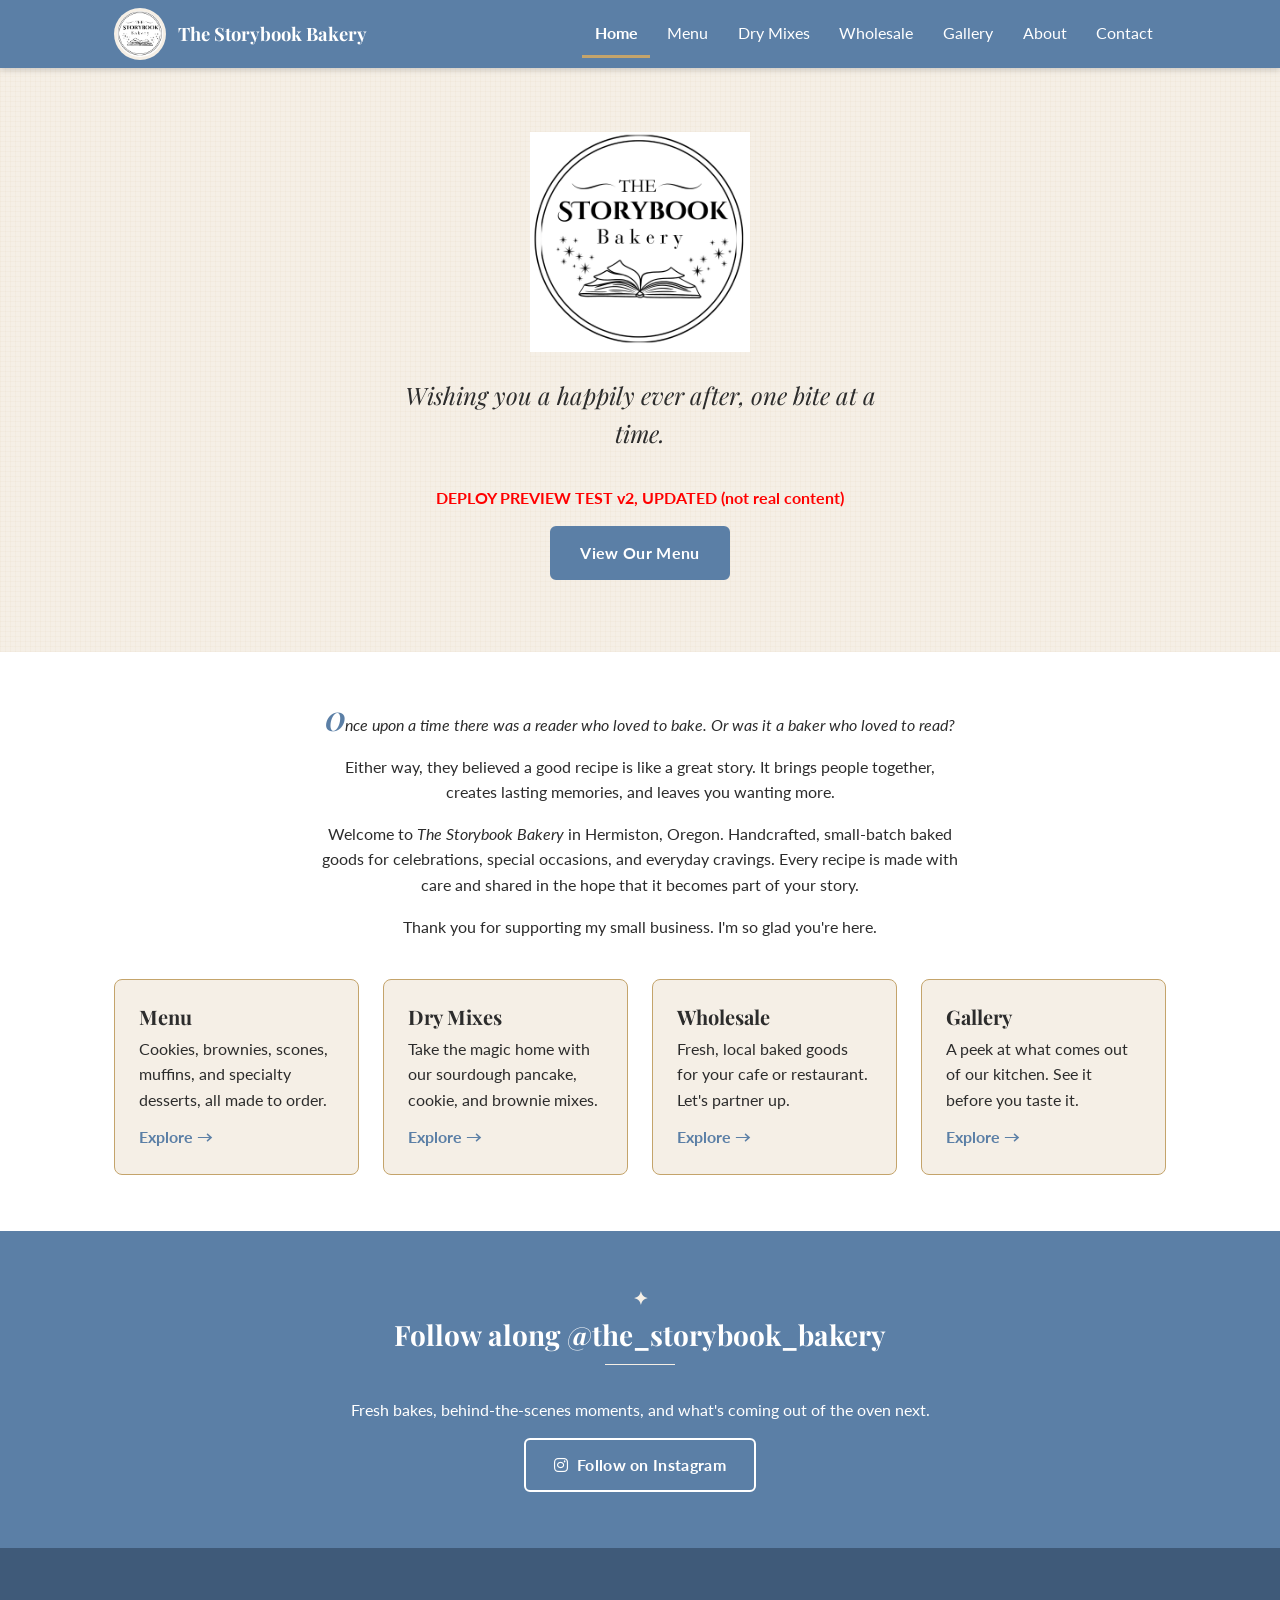
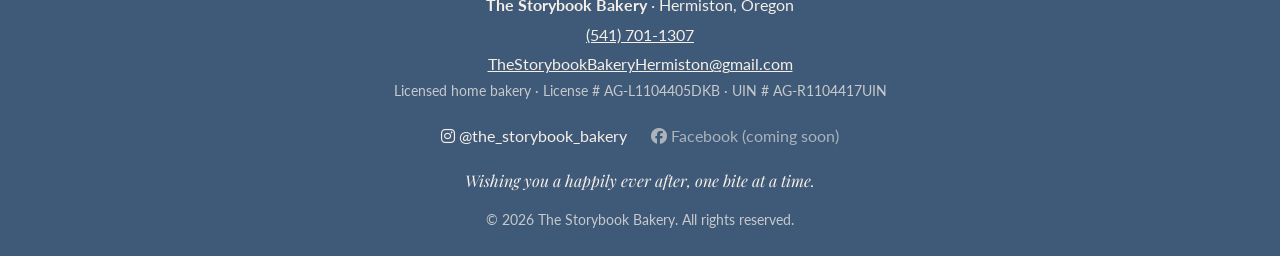
<file: index.html>
<!DOCTYPE html>
<html lang="en">
<head>
  <meta charset="UTF-8">
  <meta name="viewport" content="width=device-width, initial-scale=1.0">
  <title>The Storybook Bakery | Home Bakery in Hermiston, Oregon</title>
  <meta name="description" content="Fresh-baked cookies, brownies, scones, muffins, and specialty desserts from The Storybook Bakery in Hermiston, Oregon. Wishing you a happily ever after, one bite at a time.">
  <link rel="icon" type="image/png" href="./favicon.png">
  <link rel="apple-touch-icon" href="./favicon.png">
  <link rel="preconnect" href="https://fonts.googleapis.com">
  <link rel="preconnect" href="https://fonts.gstatic.com" crossorigin>
  <link href="https://fonts.googleapis.com/css2?family=Playfair+Display:ital,wght@0,400;0,700;1,400&family=Lato:wght@300;400;700&display=swap" rel="stylesheet">
  <link rel="stylesheet" href="https://cdnjs.cloudflare.com/ajax/libs/font-awesome/6.5.2/css/all.min.css">
  <link rel="stylesheet" href="./style.css">
</head>
<body>

  <header class="site-header">
    <nav class="nav-bar" aria-label="Main navigation">
      <a class="nav-logo" href="./index.html">
        <img src="./Bakery Logo.png" alt="The Storybook Bakery logo, an open book with stars">
        <span>The Storybook Bakery</span>
      </a>
      <button class="nav-toggle" aria-label="Toggle navigation menu" aria-expanded="false">
        <i class="fa-solid fa-bars" aria-hidden="true"></i>
      </button>
      <ul class="nav-links">
        <li><a href="./index.html" class="active" aria-current="page">Home</a></li>
        <li><a href="./menu.html">Menu</a></li>
        <li><a href="./dry-mixes.html">Dry Mixes</a></li>
        <li><a href="./wholesale.html">Wholesale</a></li>
        <li><a href="./gallery.html">Gallery</a></li>
        <li><a href="./about.html">About</a></li>
        <li><a href="./contact.html">Contact</a></li>
      </ul>
    </nav>
  </header>

  <main>

    <section class="hero">
      <img src="./Bakery Logo.png" alt="The Storybook Bakery logo, an open book with stars">
      <p class="tagline">Wishing you a happily ever after, one bite at a time.</p>
      <p style="color: red; font-weight: bold;">DEPLOY PREVIEW TEST v2, UPDATED (not real content)</p>
      <a class="btn" href="./menu.html">View Our Menu</a>
    </section>

    <section class="section">
      <div class="container">
        <div class="section-intro">
          <p class="drop-cap"><em>Once upon a time there was a reader who loved to bake. Or was it a baker who loved to read?</em></p>
          <p>Either way, they believed a good recipe is like a great story. It brings people together, creates lasting memories, and leaves you wanting more.</p>
          <p>Welcome to <em>The Storybook Bakery</em> in Hermiston, Oregon. Handcrafted, small-batch baked goods for celebrations, special occasions, and everyday cravings. Every recipe is made with care and shared in the hope that it becomes part of your story.</p>
          <p>Thank you for supporting my small business. I'm so glad you're here.</p>
        </div>

        <div class="card-grid">
          <div class="card">
            <h3>Menu</h3>
            <p>Cookies, brownies, scones, muffins, and specialty desserts, all made to order.</p>
            <a class="card-link" href="./menu.html">Explore &rarr;</a>
          </div>
          <div class="card">
            <h3>Dry Mixes</h3>
            <p>Take the magic home with our sourdough pancake, cookie, and brownie mixes.</p>
            <a class="card-link" href="./dry-mixes.html">Explore &rarr;</a>
          </div>
          <div class="card">
            <h3>Wholesale</h3>
            <p>Fresh, local baked goods for your cafe or restaurant. Let's partner up.</p>
            <a class="card-link" href="./wholesale.html">Explore &rarr;</a>
          </div>
          <div class="card">
            <h3>Gallery</h3>
            <p>A peek at what comes out of our kitchen. See it before you taste it.</p>
            <a class="card-link" href="./gallery.html">Explore &rarr;</a>
          </div>
        </div>
      </div>
    </section>

    <section class="section section-slate">
      <div class="container" style="text-align: center;">
        <h2 class="chapter-heading">Follow along @the_storybook_bakery</h2>
        <p>Fresh bakes, behind-the-scenes moments, and what's coming out of the oven next.</p>
        <a class="btn-light-outline" href="https://www.instagram.com/the_storybook_bakery" target="_blank" rel="noopener">
          <i class="fa-brands fa-instagram" aria-hidden="true"></i>&nbsp; Follow on Instagram
        </a>
      </div>
    </section>

  </main>

  <footer class="site-footer">
    <div class="container">
      <div class="footer-contact">
        <p><strong>The Storybook Bakery</strong> &middot; Hermiston, Oregon</p>
        <p><a href="tel:+15417011307">(541) 701-1307</a></p>
        <p><a href="mailto:TheStorybookBakeryHermiston@gmail.com">TheStorybookBakeryHermiston@gmail.com</a></p>
        <p class="footer-license">Licensed home bakery &middot; License # AG-L1104405DKB &middot; UIN # AG-R1104417UIN</p>
      </div>
      <div class="footer-social">
        <a href="https://www.instagram.com/the_storybook_bakery" target="_blank" rel="noopener">
          <i class="fa-brands fa-instagram" aria-hidden="true"></i> @the_storybook_bakery
        </a>
        <a href="#" class="coming-soon" title="Coming soon" aria-label="Facebook, coming soon">
          <i class="fa-brands fa-facebook" aria-hidden="true"></i> Facebook (coming soon)
        </a>
      </div>
      <p class="footer-tagline">Wishing you a happily ever after, one bite at a time.</p>
      <p class="footer-copyright">&copy; 2026 The Storybook Bakery. All rights reserved.</p>
    </div>
  </footer>

  <script src="./main.js"></script>
</body>
</html>
</file>
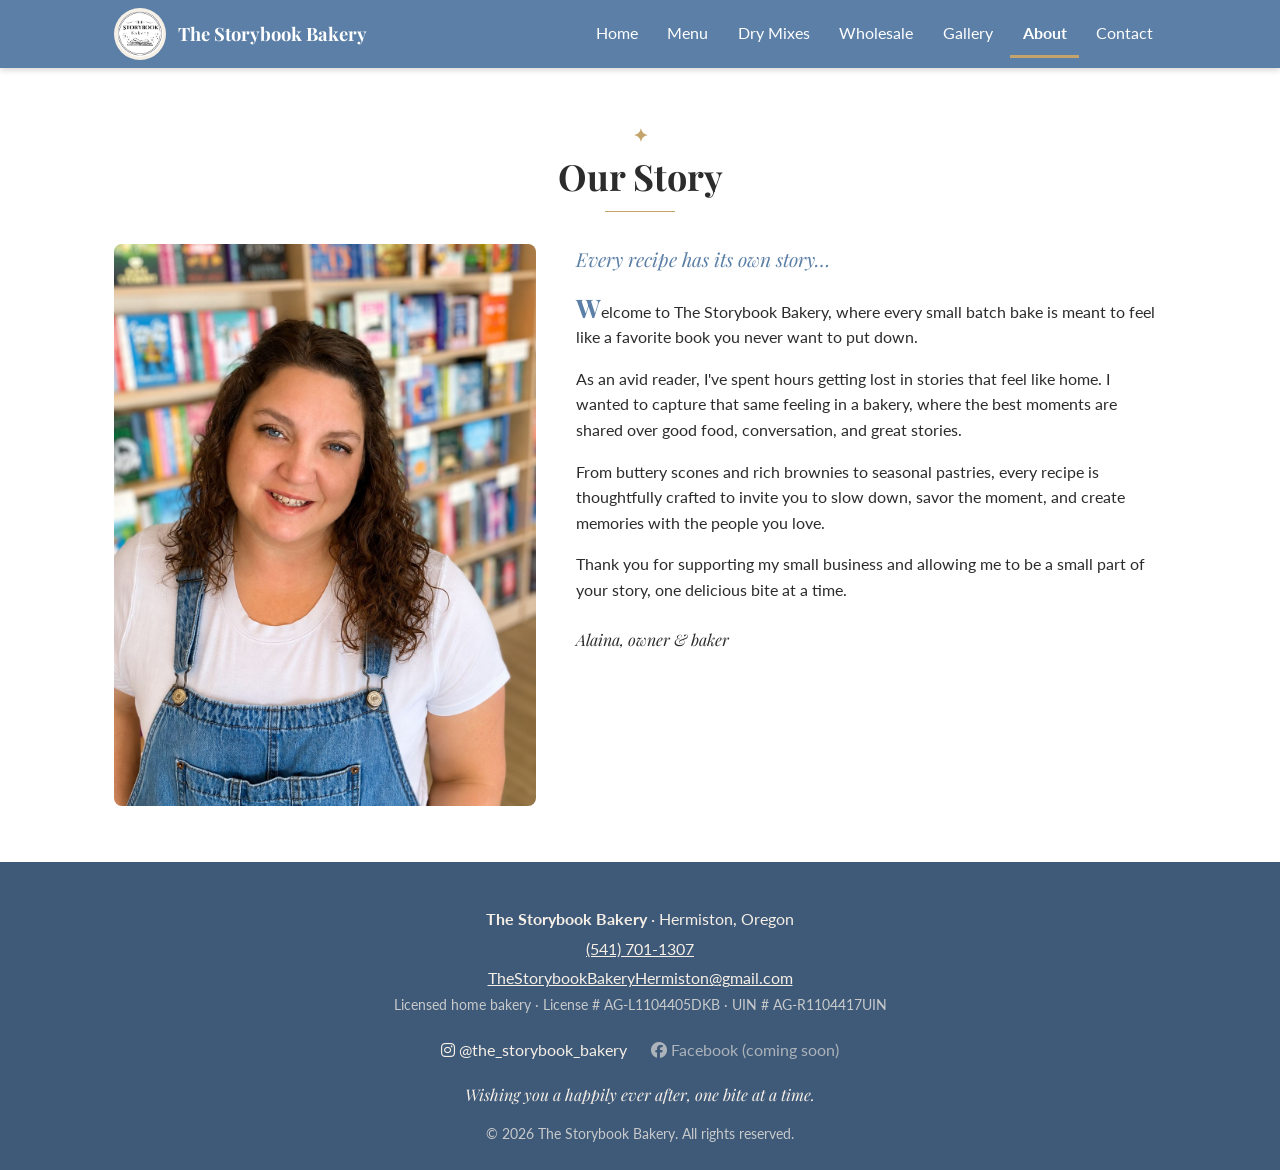
<file: about.html>
<!DOCTYPE html>
<html lang="en">
<head>
  <meta charset="UTF-8">
  <meta name="viewport" content="width=device-width, initial-scale=1.0">
  <title>Our Story | The Storybook Bakery</title>
  <meta name="description" content="The story behind The Storybook Bakery, a home bakery in Hermiston, Oregon.">
  <link rel="icon" type="image/png" href="./favicon.png">
  <link rel="apple-touch-icon" href="./favicon.png">
  <link rel="preconnect" href="https://fonts.googleapis.com">
  <link rel="preconnect" href="https://fonts.gstatic.com" crossorigin>
  <link href="https://fonts.googleapis.com/css2?family=Playfair+Display:ital,wght@0,400;0,700;1,400&family=Lato:wght@300;400;700&display=swap" rel="stylesheet">
  <link rel="stylesheet" href="https://cdnjs.cloudflare.com/ajax/libs/font-awesome/6.5.2/css/all.min.css">
  <link rel="stylesheet" href="./style.css">
</head>
<body>

  <header class="site-header">
    <nav class="nav-bar" aria-label="Main navigation">
      <a class="nav-logo" href="./index.html">
        <img src="./Bakery Logo.png" alt="The Storybook Bakery logo, an open book with stars">
        <span>The Storybook Bakery</span>
      </a>
      <button class="nav-toggle" aria-label="Toggle navigation menu" aria-expanded="false">
        <i class="fa-solid fa-bars" aria-hidden="true"></i>
      </button>
      <ul class="nav-links">
        <li><a href="./index.html">Home</a></li>
        <li><a href="./menu.html">Menu</a></li>
        <li><a href="./dry-mixes.html">Dry Mixes</a></li>
        <li><a href="./wholesale.html">Wholesale</a></li>
        <li><a href="./gallery.html">Gallery</a></li>
        <li><a href="./about.html" class="active" aria-current="page">About</a></li>
        <li><a href="./contact.html">Contact</a></li>
      </ul>
    </nav>
  </header>

  <main>
    <section class="section">
      <div class="container">
        <h1 class="chapter-heading">Our Story</h1>

        <div class="about-layout">
          <img class="about-photo" src="./photos/alaina-temp.jpg" alt="Alaina, owner and baker of The Storybook Bakery">
          <div>
            <p class="story-lead"><em>Every recipe has its own story&hellip;</em></p>
            <p class="drop-cap">Welcome to The Storybook Bakery, where every small batch bake is meant to feel like a favorite book you never want to put down.</p>
            <p>As an avid reader, I've spent hours getting lost in stories that feel like home. I wanted to capture that same feeling in a bakery, where the best moments are shared over good food, conversation, and great stories.</p>
            <p>From buttery scones and rich brownies to seasonal pastries, every recipe is thoughtfully crafted to invite you to slow down, savor the moment, and create memories with the people you love.</p>
            <p>Thank you for supporting my small business and allowing me to be a small part of your story, one delicious bite at a time.</p>
            <p class="story-signature">Alaina, owner &amp; baker</p>
          </div>
        </div>
      </div>
    </section>
  </main>

  <footer class="site-footer">
    <div class="container">
      <div class="footer-contact">
        <p><strong>The Storybook Bakery</strong> &middot; Hermiston, Oregon</p>
        <p><a href="tel:+15417011307">(541) 701-1307</a></p>
        <p><a href="mailto:TheStorybookBakeryHermiston@gmail.com">TheStorybookBakeryHermiston@gmail.com</a></p>
        <p class="footer-license">Licensed home bakery &middot; License # AG-L1104405DKB &middot; UIN # AG-R1104417UIN</p>
      </div>
      <div class="footer-social">
        <a href="https://www.instagram.com/the_storybook_bakery" target="_blank" rel="noopener">
          <i class="fa-brands fa-instagram" aria-hidden="true"></i> @the_storybook_bakery
        </a>
        <a href="#" class="coming-soon" title="Coming soon" aria-label="Facebook, coming soon">
          <i class="fa-brands fa-facebook" aria-hidden="true"></i> Facebook (coming soon)
        </a>
      </div>
      <p class="footer-tagline">Wishing you a happily ever after, one bite at a time.</p>
      <p class="footer-copyright">&copy; 2026 The Storybook Bakery. All rights reserved.</p>
    </div>
  </footer>

  <script src="./main.js"></script>
</body>
</html>
</file>
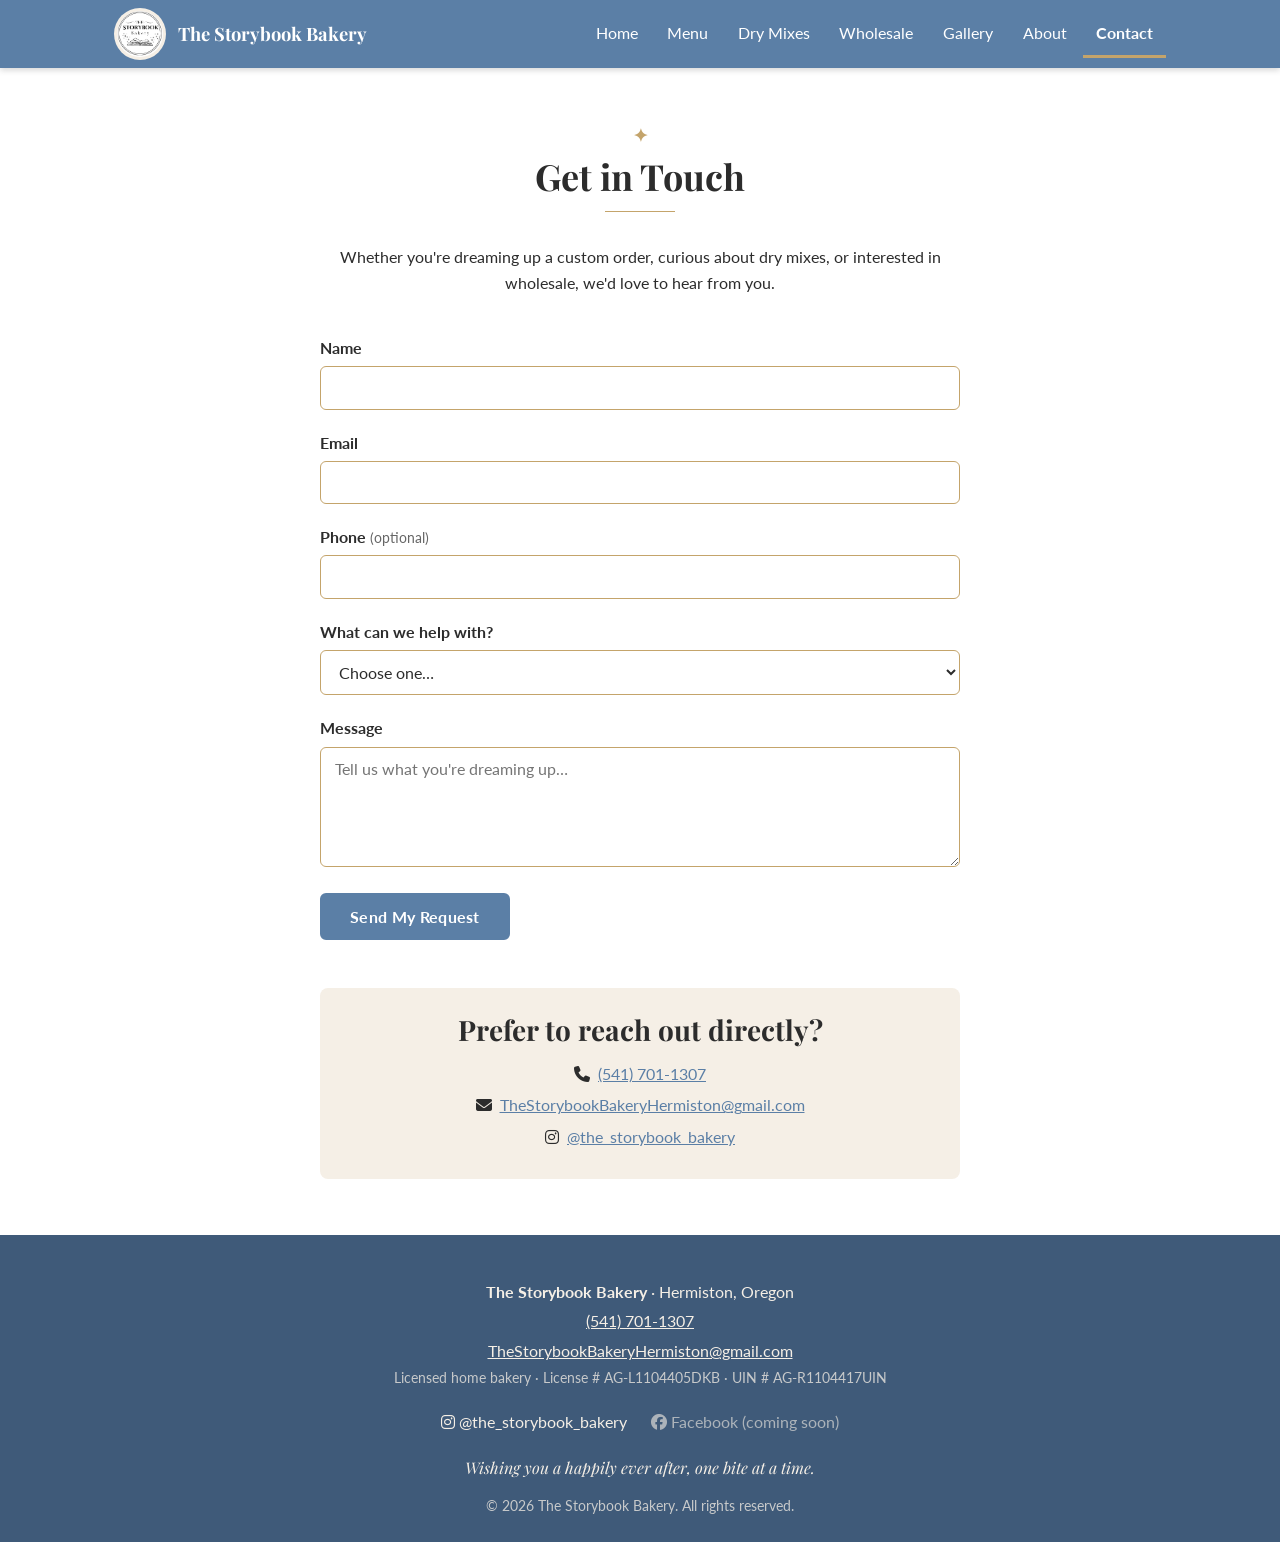
<file: contact.html>
<!DOCTYPE html>
<html lang="en">
<head>
  <meta charset="UTF-8">
  <meta name="viewport" content="width=device-width, initial-scale=1.0">
  <title>Contact | The Storybook Bakery</title>
  <meta name="description" content="Send an order request, dry mix inquiry, or wholesale inquiry to The Storybook Bakery in Hermiston, Oregon.">
  <link rel="icon" type="image/png" href="./favicon.png">
  <link rel="apple-touch-icon" href="./favicon.png">
  <link rel="preconnect" href="https://fonts.googleapis.com">
  <link rel="preconnect" href="https://fonts.gstatic.com" crossorigin>
  <link href="https://fonts.googleapis.com/css2?family=Playfair+Display:ital,wght@0,400;0,700;1,400&family=Lato:wght@300;400;700&display=swap" rel="stylesheet">
  <link rel="stylesheet" href="https://cdnjs.cloudflare.com/ajax/libs/font-awesome/6.5.2/css/all.min.css">
  <link rel="stylesheet" href="./style.css">
</head>
<body>

  <header class="site-header">
    <nav class="nav-bar" aria-label="Main navigation">
      <a class="nav-logo" href="./index.html">
        <img src="./Bakery Logo.png" alt="The Storybook Bakery logo, an open book with stars">
        <span>The Storybook Bakery</span>
      </a>
      <button class="nav-toggle" aria-label="Toggle navigation menu" aria-expanded="false">
        <i class="fa-solid fa-bars" aria-hidden="true"></i>
      </button>
      <ul class="nav-links">
        <li><a href="./index.html">Home</a></li>
        <li><a href="./menu.html">Menu</a></li>
        <li><a href="./dry-mixes.html">Dry Mixes</a></li>
        <li><a href="./wholesale.html">Wholesale</a></li>
        <li><a href="./gallery.html">Gallery</a></li>
        <li><a href="./about.html">About</a></li>
        <li><a href="./contact.html" class="active" aria-current="page">Contact</a></li>
      </ul>
    </nav>
  </header>

  <main>
    <section class="section">
      <div class="container">
        <div class="contact-layout">
          <h1 class="chapter-heading">Get in Touch</h1>
          <p class="section-intro">Whether you're dreaming up a custom order, curious about dry mixes, or interested in wholesale, we'd love to hear from you.</p>

          <div class="form-message success" tabindex="-1" role="status">
            <p><strong>Thank you!</strong> We'll be in touch soon. 🍪</p>
          </div>

          <div class="form-message error" role="alert">
            <p><strong>Something went wrong sending your message.</strong> Please try again, or email us directly at <a href="mailto:TheStorybookBakeryHermiston@gmail.com">TheStorybookBakeryHermiston@gmail.com</a>.</p>
          </div>

          <form class="contact-form" name="contact" method="POST" data-netlify="true">
            <input type="hidden" name="form-name" value="contact">

            <div class="form-field">
              <label for="name">Name</label>
              <input type="text" id="name" name="name" required autocomplete="name">
            </div>

            <div class="form-field">
              <label for="email">Email</label>
              <input type="email" id="email" name="email" required autocomplete="email">
            </div>

            <div class="form-field">
              <label for="phone">Phone <span class="optional">(optional)</span></label>
              <input type="tel" id="phone" name="phone" autocomplete="tel">
            </div>

            <div class="form-field">
              <label for="inquiry-type">What can we help with?</label>
              <select id="inquiry-type" name="inquiry-type" required>
                <option value="" selected disabled>Choose one&hellip;</option>
                <option value="Order Request">Order Request</option>
                <option value="Dry Mix Inquiry">Dry Mix Inquiry</option>
                <option value="Wholesale Inquiry">Wholesale Inquiry</option>
                <option value="General Question">General Question</option>
              </select>
            </div>

            <div class="form-field" id="event-date-field" hidden>
              <label for="event-date">Event / Pickup Date <span class="optional">(optional)</span></label>
              <input type="date" id="event-date" name="event-date">
            </div>

            <div class="form-field">
              <label for="message">Message</label>
              <textarea id="message" name="message" required placeholder="Tell us what you're dreaming up…"></textarea>
            </div>

            <div>
              <button class="btn" type="submit">Send My Request</button>
            </div>
          </form>

          <div class="contact-direct">
            <h2>Prefer to reach out directly?</h2>
            <p><i class="fa-solid fa-phone" aria-hidden="true"></i>&nbsp; <a href="tel:+15417011307">(541) 701-1307</a></p>
            <p><i class="fa-solid fa-envelope" aria-hidden="true"></i>&nbsp; <a href="mailto:TheStorybookBakeryHermiston@gmail.com">TheStorybookBakeryHermiston@gmail.com</a></p>
            <p><i class="fa-brands fa-instagram" aria-hidden="true"></i>&nbsp; <a href="https://www.instagram.com/the_storybook_bakery" target="_blank" rel="noopener">@the_storybook_bakery</a></p>
          </div>
        </div>
      </div>
    </section>
  </main>

  <footer class="site-footer">
    <div class="container">
      <div class="footer-contact">
        <p><strong>The Storybook Bakery</strong> &middot; Hermiston, Oregon</p>
        <p><a href="tel:+15417011307">(541) 701-1307</a></p>
        <p><a href="mailto:TheStorybookBakeryHermiston@gmail.com">TheStorybookBakeryHermiston@gmail.com</a></p>
        <p class="footer-license">Licensed home bakery &middot; License # AG-L1104405DKB &middot; UIN # AG-R1104417UIN</p>
      </div>
      <div class="footer-social">
        <a href="https://www.instagram.com/the_storybook_bakery" target="_blank" rel="noopener">
          <i class="fa-brands fa-instagram" aria-hidden="true"></i> @the_storybook_bakery
        </a>
        <a href="#" class="coming-soon" title="Coming soon" aria-label="Facebook, coming soon">
          <i class="fa-brands fa-facebook" aria-hidden="true"></i> Facebook (coming soon)
        </a>
      </div>
      <p class="footer-tagline">Wishing you a happily ever after, one bite at a time.</p>
      <p class="footer-copyright">&copy; 2026 The Storybook Bakery. All rights reserved.</p>
    </div>
  </footer>

  <script src="./main.js"></script>
</body>
</html>
</file>
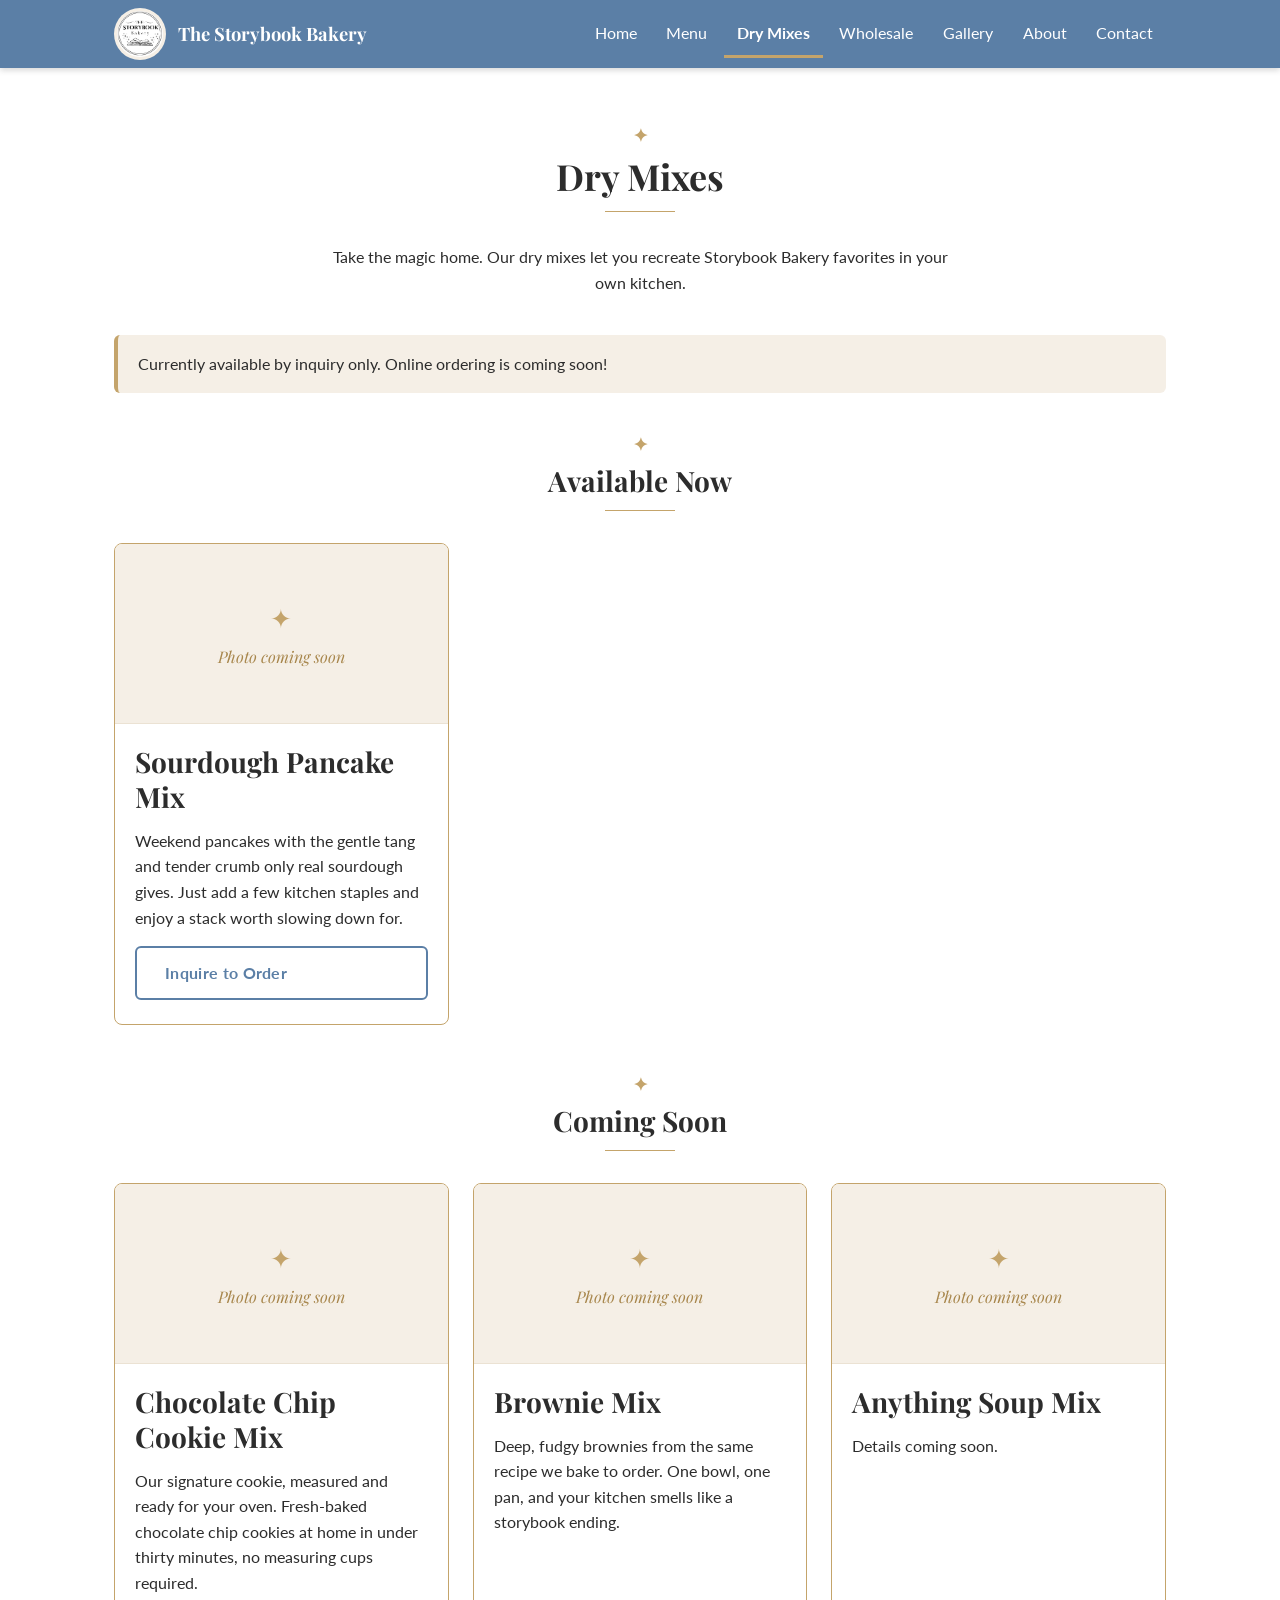
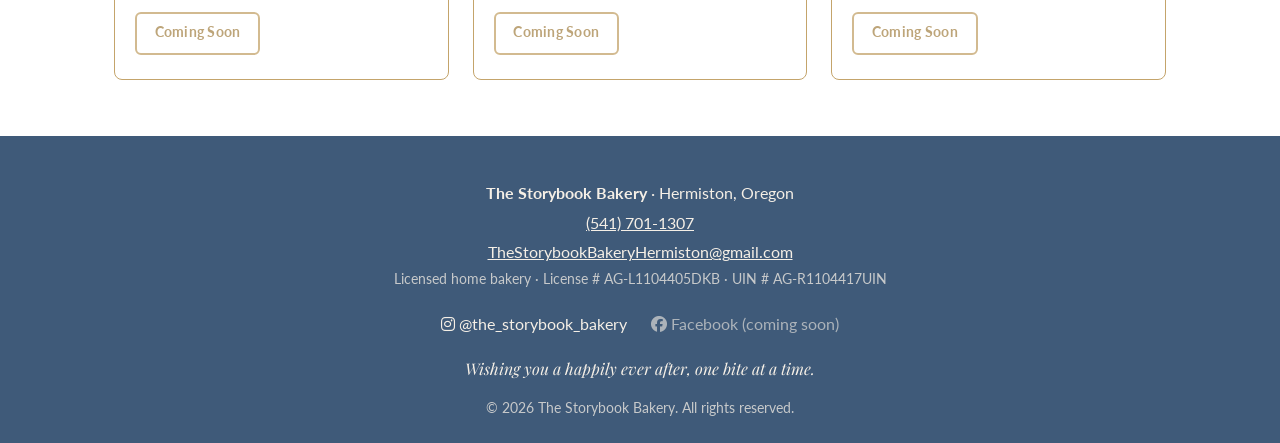
<file: dry-mixes.html>
<!DOCTYPE html>
<html lang="en">
<head>
  <meta charset="UTF-8">
  <meta name="viewport" content="width=device-width, initial-scale=1.0">
  <title>Dry Mixes | The Storybook Bakery</title>
  <meta name="description" content="Sourdough pancake mix, chocolate chip cookie mix, and brownie mix from The Storybook Bakery. Recreate our favorites in your own kitchen.">
  <link rel="icon" type="image/png" href="./favicon.png">
  <link rel="apple-touch-icon" href="./favicon.png">
  <link rel="preconnect" href="https://fonts.googleapis.com">
  <link rel="preconnect" href="https://fonts.gstatic.com" crossorigin>
  <link href="https://fonts.googleapis.com/css2?family=Playfair+Display:ital,wght@0,400;0,700;1,400&family=Lato:wght@300;400;700&display=swap" rel="stylesheet">
  <link rel="stylesheet" href="https://cdnjs.cloudflare.com/ajax/libs/font-awesome/6.5.2/css/all.min.css">
  <link rel="stylesheet" href="./style.css">
</head>
<body>

  <header class="site-header">
    <nav class="nav-bar" aria-label="Main navigation">
      <a class="nav-logo" href="./index.html">
        <img src="./Bakery Logo.png" alt="The Storybook Bakery logo, an open book with stars">
        <span>The Storybook Bakery</span>
      </a>
      <button class="nav-toggle" aria-label="Toggle navigation menu" aria-expanded="false">
        <i class="fa-solid fa-bars" aria-hidden="true"></i>
      </button>
      <ul class="nav-links">
        <li><a href="./index.html">Home</a></li>
        <li><a href="./menu.html">Menu</a></li>
        <li><a href="./dry-mixes.html" class="active" aria-current="page">Dry Mixes</a></li>
        <li><a href="./wholesale.html">Wholesale</a></li>
        <li><a href="./gallery.html">Gallery</a></li>
        <li><a href="./about.html">About</a></li>
        <li><a href="./contact.html">Contact</a></li>
      </ul>
    </nav>
  </header>

  <main>
    <section class="section">
      <div class="container">
        <h1 class="chapter-heading">Dry Mixes</h1>

        <div class="section-intro">
          <p>Take the magic home. Our dry mixes let you recreate Storybook Bakery favorites in your own kitchen.</p>
        </div>

        <div class="banner">
          <p>Currently available by inquiry only. Online ordering is coming soon!</p>
        </div>

        <h2 class="chapter-heading">Available Now</h2>
        <div class="product-grid">
          <div class="product-card">
            <div class="placeholder-img" role="img" aria-label="Photo of Sourdough Pancake Mix coming soon">Photo coming soon</div>
            <div class="card-body">
              <h2>Sourdough Pancake Mix</h2>
              <p>Weekend pancakes with the gentle tang and tender crumb only real sourdough gives. Just add a few kitchen staples and enjoy a stack worth slowing down for.</p>
              <a class="btn-outline" href="./contact.html">Inquire to Order</a>
            </div>
          </div>
        </div>

        <h2 class="chapter-heading" style="margin-top: 3rem;">Coming Soon</h2>
        <div class="product-grid">
          <div class="product-card">
            <div class="placeholder-img" role="img" aria-label="Photo of Chocolate Chip Cookie Mix coming soon">Photo coming soon</div>
            <div class="card-body">
              <h2>Chocolate Chip Cookie Mix</h2>
              <p>Our signature cookie, measured and ready for your oven. Fresh-baked chocolate chip cookies at home in under thirty minutes, no measuring cups required.</p>
              <span class="badge-coming-soon">Coming Soon</span>
            </div>
          </div>

          <div class="product-card">
            <div class="placeholder-img" role="img" aria-label="Photo of Brownie Mix coming soon">Photo coming soon</div>
            <div class="card-body">
              <h2>Brownie Mix</h2>
              <p>Deep, fudgy brownies from the same recipe we bake to order. One bowl, one pan, and your kitchen smells like a storybook ending.</p>
              <span class="badge-coming-soon">Coming Soon</span>
            </div>
          </div>

          <div class="product-card">
            <div class="placeholder-img" role="img" aria-label="Photo of Anything Soup Mix coming soon">Photo coming soon</div>
            <div class="card-body">
              <h2>Anything Soup Mix</h2>
              <p>Details coming soon.</p>
              <span class="badge-coming-soon">Coming Soon</span>
            </div>
          </div>
        </div>
      </div>
    </section>
  </main>

  <footer class="site-footer">
    <div class="container">
      <div class="footer-contact">
        <p><strong>The Storybook Bakery</strong> &middot; Hermiston, Oregon</p>
        <p><a href="tel:+15417011307">(541) 701-1307</a></p>
        <p><a href="mailto:TheStorybookBakeryHermiston@gmail.com">TheStorybookBakeryHermiston@gmail.com</a></p>
        <p class="footer-license">Licensed home bakery &middot; License # AG-L1104405DKB &middot; UIN # AG-R1104417UIN</p>
      </div>
      <div class="footer-social">
        <a href="https://www.instagram.com/the_storybook_bakery" target="_blank" rel="noopener">
          <i class="fa-brands fa-instagram" aria-hidden="true"></i> @the_storybook_bakery
        </a>
        <a href="#" class="coming-soon" title="Coming soon" aria-label="Facebook, coming soon">
          <i class="fa-brands fa-facebook" aria-hidden="true"></i> Facebook (coming soon)
        </a>
      </div>
      <p class="footer-tagline">Wishing you a happily ever after, one bite at a time.</p>
      <p class="footer-copyright">&copy; 2026 The Storybook Bakery. All rights reserved.</p>
    </div>
  </footer>

  <script src="./main.js"></script>
</body>
</html>
</file>
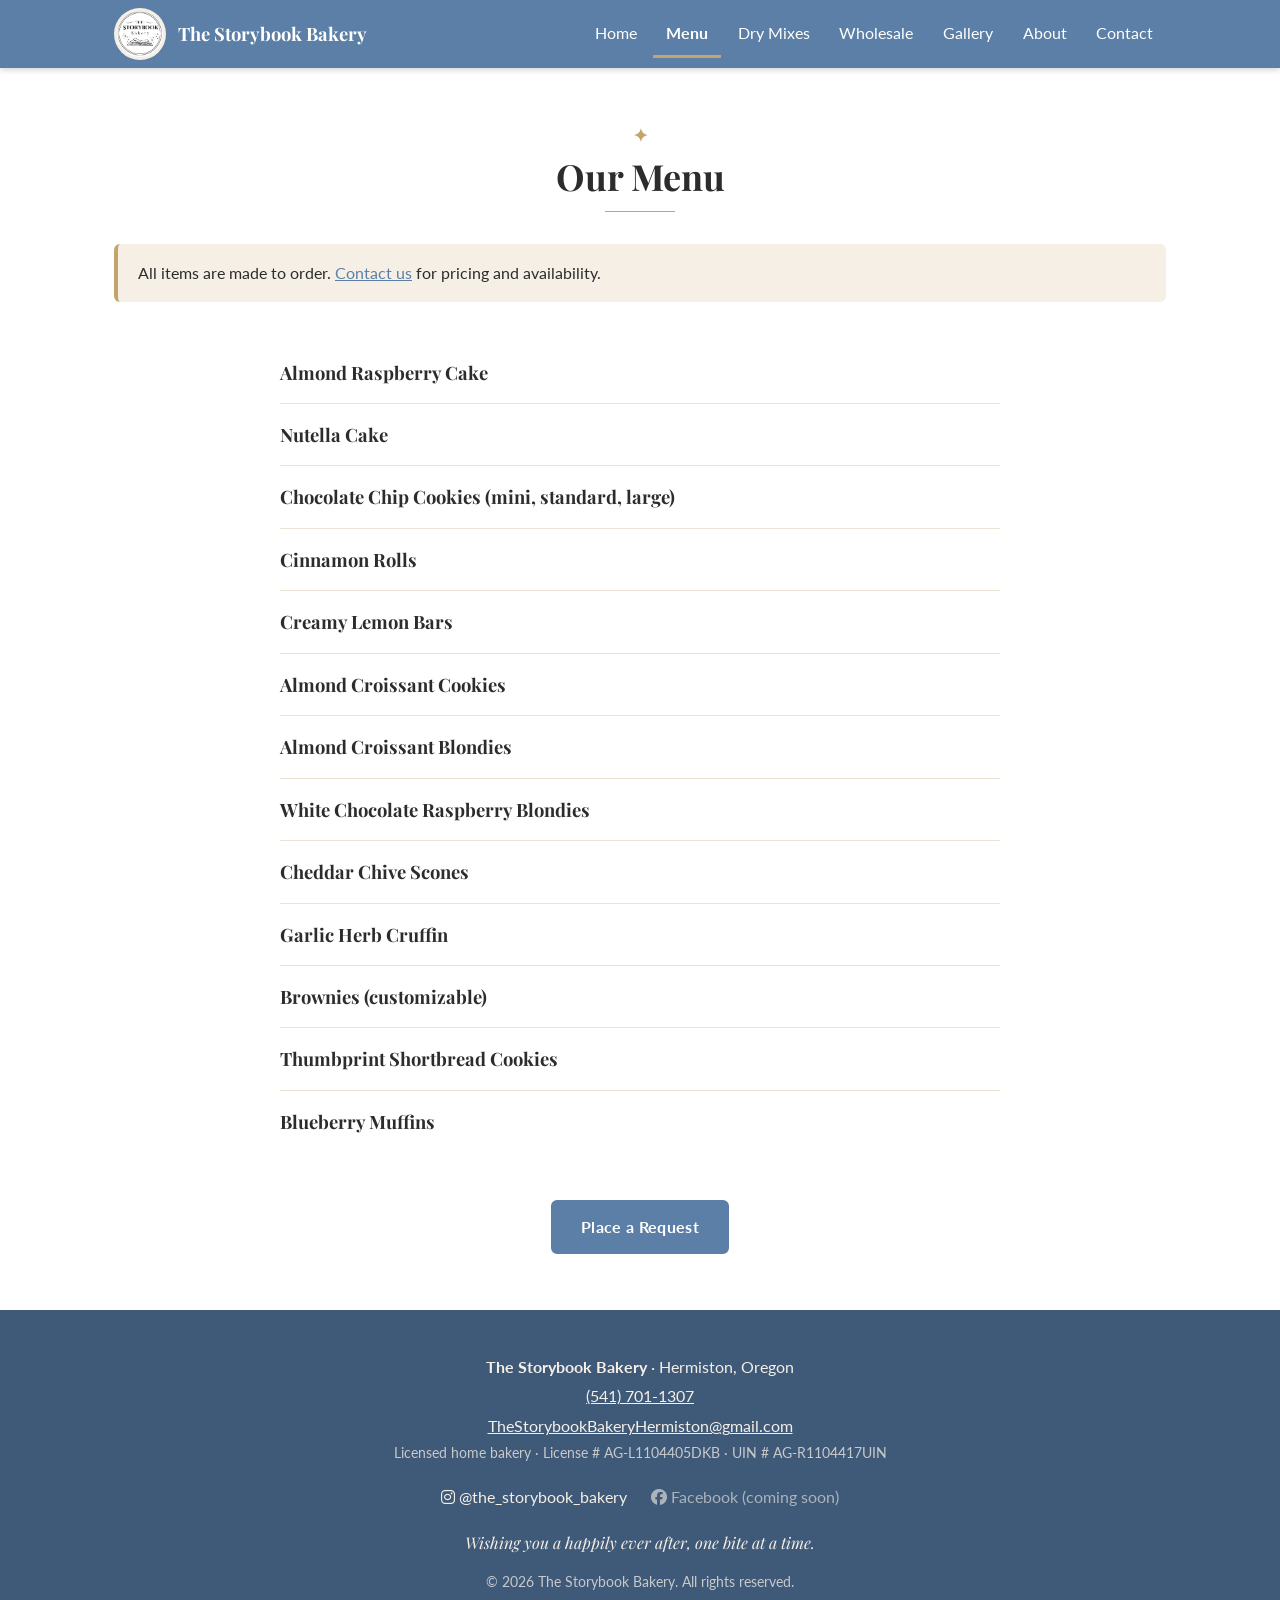
<file: menu.html>
<!DOCTYPE html>
<html lang="en">
<head>
  <meta charset="UTF-8">
  <meta name="viewport" content="width=device-width, initial-scale=1.0">
  <title>Menu | The Storybook Bakery</title>
  <meta name="description" content="Made-to-order cookies, brownies, scones, muffins, and specialty desserts from The Storybook Bakery in Hermiston, Oregon.">
  <link rel="icon" type="image/png" href="./favicon.png">
  <link rel="apple-touch-icon" href="./favicon.png">
  <link rel="preconnect" href="https://fonts.googleapis.com">
  <link rel="preconnect" href="https://fonts.gstatic.com" crossorigin>
  <link href="https://fonts.googleapis.com/css2?family=Playfair+Display:ital,wght@0,400;0,700;1,400&family=Lato:wght@300;400;700&display=swap" rel="stylesheet">
  <link rel="stylesheet" href="https://cdnjs.cloudflare.com/ajax/libs/font-awesome/6.5.2/css/all.min.css">
  <link rel="stylesheet" href="./style.css">
</head>
<body>

  <header class="site-header">
    <nav class="nav-bar" aria-label="Main navigation">
      <a class="nav-logo" href="./index.html">
        <img src="./Bakery Logo.png" alt="The Storybook Bakery logo, an open book with stars">
        <span>The Storybook Bakery</span>
      </a>
      <button class="nav-toggle" aria-label="Toggle navigation menu" aria-expanded="false">
        <i class="fa-solid fa-bars" aria-hidden="true"></i>
      </button>
      <ul class="nav-links">
        <li><a href="./index.html">Home</a></li>
        <li><a href="./menu.html" class="active" aria-current="page">Menu</a></li>
        <li><a href="./dry-mixes.html">Dry Mixes</a></li>
        <li><a href="./wholesale.html">Wholesale</a></li>
        <li><a href="./gallery.html">Gallery</a></li>
        <li><a href="./about.html">About</a></li>
        <li><a href="./contact.html">Contact</a></li>
      </ul>
    </nav>
  </header>

  <main>
    <section class="section">
      <div class="container">
        <h1 class="chapter-heading">Our Menu</h1>

        <div class="banner">
          <p>All items are made to order. <a href="./contact.html">Contact us</a> for pricing and availability.</p>
        </div>

        <div class="menu-category">
          <ul class="menu-items">
            <li><span class="item-name">Almond Raspberry Cake</span></li>
            <li><span class="item-name">Nutella Cake</span></li>
            <li><span class="item-name">Chocolate Chip Cookies (mini, standard, large)</span></li>
            <li><span class="item-name">Cinnamon Rolls</span></li>
            <li><span class="item-name">Creamy Lemon Bars</span></li>
            <li><span class="item-name">Almond Croissant Cookies</span></li>
            <li><span class="item-name">Almond Croissant Blondies</span></li>
            <li><span class="item-name">White Chocolate Raspberry Blondies</span></li>
            <li><span class="item-name">Cheddar Chive Scones</span></li>
            <li><span class="item-name">Garlic Herb Cruffin</span></li>
            <li><span class="item-name">Brownies (customizable)</span></li>
            <li><span class="item-name">Thumbprint Shortbread Cookies</span></li>
            <li><span class="item-name">Blueberry Muffins</span></li>
          </ul>
        </div>

        <div class="page-cta">
          <a class="btn" href="./contact.html">Place a Request</a>
        </div>
      </div>
    </section>
  </main>

  <footer class="site-footer">
    <div class="container">
      <div class="footer-contact">
        <p><strong>The Storybook Bakery</strong> &middot; Hermiston, Oregon</p>
        <p><a href="tel:+15417011307">(541) 701-1307</a></p>
        <p><a href="mailto:TheStorybookBakeryHermiston@gmail.com">TheStorybookBakeryHermiston@gmail.com</a></p>
        <p class="footer-license">Licensed home bakery &middot; License # AG-L1104405DKB &middot; UIN # AG-R1104417UIN</p>
      </div>
      <div class="footer-social">
        <a href="https://www.instagram.com/the_storybook_bakery" target="_blank" rel="noopener">
          <i class="fa-brands fa-instagram" aria-hidden="true"></i> @the_storybook_bakery
        </a>
        <a href="#" class="coming-soon" title="Coming soon" aria-label="Facebook, coming soon">
          <i class="fa-brands fa-facebook" aria-hidden="true"></i> Facebook (coming soon)
        </a>
      </div>
      <p class="footer-tagline">Wishing you a happily ever after, one bite at a time.</p>
      <p class="footer-copyright">&copy; 2026 The Storybook Bakery. All rights reserved.</p>
    </div>
  </footer>

  <script src="./main.js"></script>
</body>
</html>
</file>
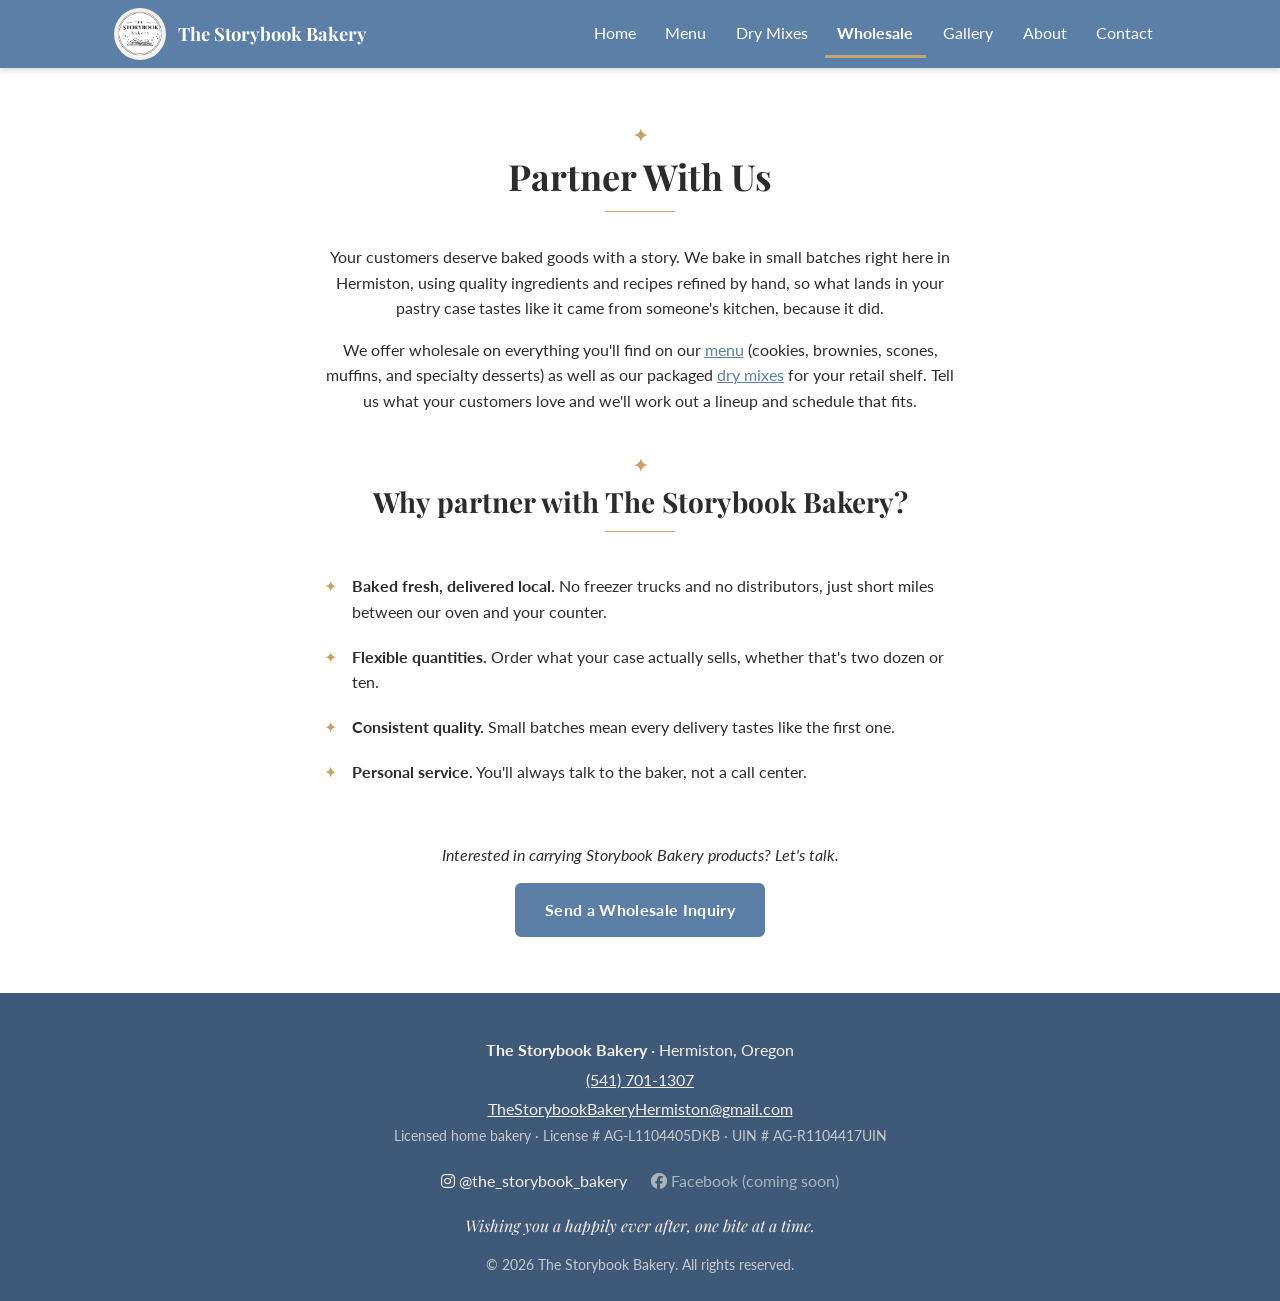
<file: wholesale.html>
<!DOCTYPE html>
<html lang="en">
<head>
  <meta charset="UTF-8">
  <meta name="viewport" content="width=device-width, initial-scale=1.0">
  <title>Wholesale | The Storybook Bakery</title>
  <meta name="description" content="Wholesale baked goods for cafes and restaurants in the Hermiston, Oregon area. Partner with The Storybook Bakery.">
  <link rel="icon" type="image/png" href="./favicon.png">
  <link rel="apple-touch-icon" href="./favicon.png">
  <link rel="preconnect" href="https://fonts.googleapis.com">
  <link rel="preconnect" href="https://fonts.gstatic.com" crossorigin>
  <link href="https://fonts.googleapis.com/css2?family=Playfair+Display:ital,wght@0,400;0,700;1,400&family=Lato:wght@300;400;700&display=swap" rel="stylesheet">
  <link rel="stylesheet" href="https://cdnjs.cloudflare.com/ajax/libs/font-awesome/6.5.2/css/all.min.css">
  <link rel="stylesheet" href="./style.css">
</head>
<body>

  <header class="site-header">
    <nav class="nav-bar" aria-label="Main navigation">
      <a class="nav-logo" href="./index.html">
        <img src="./Bakery Logo.png" alt="The Storybook Bakery logo, an open book with stars">
        <span>The Storybook Bakery</span>
      </a>
      <button class="nav-toggle" aria-label="Toggle navigation menu" aria-expanded="false">
        <i class="fa-solid fa-bars" aria-hidden="true"></i>
      </button>
      <ul class="nav-links">
        <li><a href="./index.html">Home</a></li>
        <li><a href="./menu.html">Menu</a></li>
        <li><a href="./dry-mixes.html">Dry Mixes</a></li>
        <li><a href="./wholesale.html" class="active" aria-current="page">Wholesale</a></li>
        <li><a href="./gallery.html">Gallery</a></li>
        <li><a href="./about.html">About</a></li>
        <li><a href="./contact.html">Contact</a></li>
      </ul>
    </nav>
  </header>

  <main>
    <section class="section">
      <div class="container">
        <h1 class="chapter-heading">Partner With Us</h1>

        <div class="section-intro">
          <p>Your customers deserve baked goods with a story. We bake in small batches right here in Hermiston, using quality ingredients and recipes refined by hand, so what lands in your pastry case tastes like it came from someone's kitchen, because it did.</p>
          <p>We offer wholesale on everything you'll find on our <a href="./menu.html">menu</a> (cookies, brownies, scones, muffins, and specialty desserts) as well as our packaged <a href="./dry-mixes.html">dry mixes</a> for your retail shelf. Tell us what your customers love and we'll work out a lineup and schedule that fits.</p>
        </div>

        <h2 class="chapter-heading">Why partner with The Storybook Bakery?</h2>
        <ul class="reasons-list">
          <li><strong>Baked fresh, delivered local.</strong> No freezer trucks and no distributors, just short miles between our oven and your counter.</li>
          <li><strong>Flexible quantities.</strong> Order what your case actually sells, whether that's two dozen or ten.</li>
          <li><strong>Consistent quality.</strong> Small batches mean every delivery tastes like the first one.</li>
          <li><strong>Personal service.</strong> You'll always talk to the baker, not a call center.</li>
        </ul>

        <div class="page-cta">
          <p><em>Interested in carrying Storybook Bakery products? Let's talk.</em></p>
          <a class="btn" href="./contact.html">Send a Wholesale Inquiry</a>
        </div>
      </div>
    </section>
  </main>

  <footer class="site-footer">
    <div class="container">
      <div class="footer-contact">
        <p><strong>The Storybook Bakery</strong> &middot; Hermiston, Oregon</p>
        <p><a href="tel:+15417011307">(541) 701-1307</a></p>
        <p><a href="mailto:TheStorybookBakeryHermiston@gmail.com">TheStorybookBakeryHermiston@gmail.com</a></p>
        <p class="footer-license">Licensed home bakery &middot; License # AG-L1104405DKB &middot; UIN # AG-R1104417UIN</p>
      </div>
      <div class="footer-social">
        <a href="https://www.instagram.com/the_storybook_bakery" target="_blank" rel="noopener">
          <i class="fa-brands fa-instagram" aria-hidden="true"></i> @the_storybook_bakery
        </a>
        <a href="#" class="coming-soon" title="Coming soon" aria-label="Facebook, coming soon">
          <i class="fa-brands fa-facebook" aria-hidden="true"></i> Facebook (coming soon)
        </a>
      </div>
      <p class="footer-tagline">Wishing you a happily ever after, one bite at a time.</p>
      <p class="footer-copyright">&copy; 2026 The Storybook Bakery. All rights reserved.</p>
    </div>
  </footer>

  <script src="./main.js"></script>
</body>
</html>
</file>
<file: style.css>
/* ==========================================================================
   The Storybook Bakery shared stylesheet
   Palette: slate blue / linen / bamboo / charcoal (see website-design.md §3)
   ========================================================================== */

:root {
  --slate: #5B7FA6;
  --slate-deep: #3F5A79;
  --linen: #F5EFE6;
  --linen-dark: #EBE2D3;
  --bamboo: #C4A46B;
  --bamboo-deep: #A8874D;
  --charcoal: #2C2C2C;
  --white: #FFFFFF;

  --font-display: "Playfair Display", Georgia, serif;
  --font-body: "Lato", "Segoe UI", sans-serif;

  --radius-img: 8px;
  --radius-btn: 6px;
}

/* ---------- Reset & base ---------- */

*,
*::before,
*::after {
  box-sizing: border-box;
}

body {
  margin: 0;
  font-family: var(--font-body);
  font-size: 16px;
  font-weight: 400;
  line-height: 1.6;
  color: var(--charcoal);
  background-color: var(--white);
}

img {
  max-width: 100%;
  display: block;
}

h1, h2, h3, h4 {
  font-family: var(--font-display);
  font-weight: 700;
  line-height: 1.25;
  margin: 0 0 0.5em;
  color: var(--charcoal);
}

h1 { font-size: 2.25rem; }
h2 { font-size: 1.75rem; }
h3 { font-size: 1.25rem; }

p {
  margin: 0 0 1em;
}

a {
  color: var(--slate);
}

a:focus-visible,
button:focus-visible,
input:focus-visible,
select:focus-visible,
textarea:focus-visible {
  outline: 3px solid var(--bamboo);
  outline-offset: 2px;
}

.container {
  max-width: 1100px;
  margin: 0 auto;
  padding: 0 1.5rem;
}

/* ---------- Buttons ---------- */

.btn,
.btn-outline,
.btn-light-outline {
  display: inline-block;
  font-family: var(--font-body);
  font-size: 1rem;
  font-weight: 700;
  letter-spacing: 0.02em;
  padding: 0.75rem 1.75rem;
  border-radius: var(--radius-btn);
  text-decoration: none;
  cursor: pointer;
  transition: background-color 0.2s ease, border-color 0.2s ease, color 0.2s ease;
}

.btn {
  background-color: var(--slate);
  color: var(--white);
  border: 2px solid var(--slate);
}

.btn:hover,
.btn:focus-visible {
  background-color: var(--bamboo-deep);
  border-color: var(--bamboo-deep);
}

.btn-outline {
  background-color: transparent;
  color: var(--slate);
  border: 2px solid var(--slate);
}

.btn-outline:hover,
.btn-outline:focus-visible {
  color: var(--bamboo-deep);
  border-color: var(--bamboo-deep);
}

/* For use on slate-blue backgrounds */
.btn-light-outline {
  background-color: transparent;
  color: var(--white);
  border: 2px solid var(--white);
}

.btn-light-outline:hover,
.btn-light-outline:focus-visible {
  color: var(--linen);
  border-color: var(--bamboo);
  background-color: rgba(255, 255, 255, 0.08);
}

/* ---------- Header & navigation ---------- */

.site-header {
  position: sticky;
  top: 0;
  z-index: 100;
  background-color: var(--slate);
  box-shadow: 0 2px 6px rgba(44, 44, 44, 0.2);
}

.nav-bar {
  display: flex;
  align-items: center;
  justify-content: space-between;
  padding: 0.5rem 1.5rem;
  max-width: 1100px;
  margin: 0 auto;
}

.nav-logo {
  display: flex;
  align-items: center;
  gap: 0.75rem;
  text-decoration: none;
}

/* The logo is black line art; seat it on a linen disc so it reads on slate */
.nav-logo img {
  width: 52px;
  height: 52px;
  border-radius: 50%;
  background-color: var(--linen);
  padding: 3px;
}

.nav-logo span {
  font-family: var(--font-display);
  font-size: 1.15rem;
  font-weight: 700;
  color: var(--white);
  white-space: nowrap;
}

.nav-toggle {
  display: none;
  background: none;
  border: none;
  color: var(--white);
  font-size: 1.5rem;
  padding: 0.5rem;
  cursor: pointer;
}

.nav-links {
  display: flex;
  gap: 0.25rem;
  list-style: none;
  margin: 0;
  padding: 0;
}

.nav-links a {
  display: block;
  padding: 0.6rem 0.8rem;
  color: var(--white);
  text-decoration: none;
  font-weight: 400;
  border-bottom: 3px solid transparent;
  transition: border-color 0.2s ease;
}

.nav-links a:hover {
  border-bottom-color: var(--linen);
}

.nav-links a.active {
  border-bottom-color: var(--bamboo);
  font-weight: 700;
}

/* ---------- Chapter headings (storybook motif) ---------- */

.chapter-heading {
  text-align: center;
  margin: 0 0 2rem;
}

.chapter-heading::before {
  content: "\2726"; /* ✦ */
  display: block;
  color: var(--bamboo);
  font-size: 1.1rem;
  margin-bottom: 0.5rem;
}

.chapter-heading::after {
  content: "";
  display: block;
  width: 70px;
  height: 1px;
  background-color: var(--bamboo);
  margin: 0.75rem auto 0;
}

/* ---------- Sections ---------- */

.section {
  padding: 3.5rem 0;
}

.section-linen {
  background-color: var(--linen);
}

.section-slate {
  background-color: var(--slate);
  color: var(--white);
}

.section-slate h2 {
  color: var(--white);
}

.section-slate .chapter-heading::before {
  color: var(--linen);
}

.section-slate .chapter-heading::after {
  background-color: var(--linen);
}

.section-intro {
  max-width: 640px;
  margin: 0 auto 2.5rem;
  text-align: center;
}

/* ---------- Hero ---------- */

.hero {
  background-color: var(--linen);
  /* Faint woven-linen texture in pure CSS */
  background-image:
    repeating-linear-gradient(0deg, rgba(196, 164, 107, 0.05) 0 1px, transparent 1px 5px),
    repeating-linear-gradient(90deg, rgba(196, 164, 107, 0.05) 0 1px, transparent 1px 5px);
  text-align: center;
  padding: 4rem 1.5rem 4.5rem;
}

.hero img {
  max-width: 220px;
  margin: 0 auto 1.5rem;
}

.hero .tagline {
  font-family: var(--font-display);
  font-style: italic;
  font-size: 1.5rem;
  max-width: 520px;
  margin: 0 auto 2rem;
  color: var(--charcoal);
}

/* ---------- Storybook initial: enlarged first letter, inline with its word ---------- */

.drop-cap::first-letter {
  font-family: var(--font-display);
  font-size: 1.6em;
  font-weight: 700;
  line-height: 1;
  color: var(--slate);
}

/* ---------- Card grids ---------- */

.card-grid {
  display: grid;
  grid-template-columns: repeat(4, 1fr);
  gap: 1.5rem;
}

.card {
  background-color: var(--linen);
  border: 1px solid var(--bamboo);
  border-radius: var(--radius-img);
  padding: 1.5rem;
  display: flex;
  flex-direction: column;
}

.card h3 {
  margin-bottom: 0.4rem;
}

.card p {
  flex-grow: 1;
  margin-bottom: 0.75rem;
}

.card .card-link {
  font-weight: 700;
  text-decoration: none;
  color: var(--slate);
}

.card .card-link:hover {
  color: var(--bamboo-deep);
}

/* ---------- Notice banner ---------- */

.banner {
  background-color: var(--linen);
  border-left: 4px solid var(--bamboo);
  border-radius: var(--radius-btn);
  padding: 1rem 1.25rem;
  margin-bottom: 2.5rem;
}

.banner p {
  margin: 0;
}

/* ---------- Menu page ---------- */

.menu-category {
  margin-bottom: 3rem;
}

.menu-category:last-of-type {
  margin-bottom: 0;
}

.menu-items {
  list-style: none;
  margin: 0;
  padding: 0;
  max-width: 720px;
  margin-inline: auto;
}

.menu-items li {
  padding: 1rem 0;
  border-bottom: 1px solid var(--linen-dark);
}

.menu-items li:last-child {
  border-bottom: none;
}

.menu-items .item-name {
  font-family: var(--font-display);
  font-size: 1.15rem;
  font-weight: 700;
  display: block;
}

.menu-items .item-desc {
  margin: 0.15rem 0 0;
  color: #555555;
}

.page-cta {
  text-align: center;
  margin-top: 3rem;
}

/* ---------- Product cards (dry mixes) ---------- */

.product-grid {
  display: grid;
  grid-template-columns: repeat(3, 1fr);
  gap: 1.5rem;
}

.product-card {
  background-color: var(--white);
  border: 1px solid var(--bamboo);
  border-radius: var(--radius-img);
  overflow: hidden;
  display: flex;
  flex-direction: column;
}

.product-card .card-body {
  padding: 1.25rem 1.25rem 1.5rem;
  display: flex;
  flex-direction: column;
  flex-grow: 1;
}

.product-card p {
  flex-grow: 1;
}

.badge-coming-soon {
  display: inline-block;
  align-self: flex-start;
  font-family: var(--font-body);
  font-size: 0.85rem;
  font-weight: 700;
  letter-spacing: 0.02em;
  color: var(--bamboo-deep);
  border: 2px solid var(--bamboo);
  border-radius: var(--radius-btn);
  padding: 0.55rem 1.1rem;
  opacity: 0.75;
}

/* ---------- Placeholder image tiles (pure CSS, no external images) ---------- */

.placeholder-img {
  background-color: var(--linen);
  border-radius: var(--radius-img);
  display: flex;
  flex-direction: column;
  align-items: center;
  justify-content: center;
  gap: 0.4rem;
  color: var(--bamboo-deep);
  font-family: var(--font-display);
  font-style: italic;
  text-align: center;
  padding: 1rem;
  min-height: 180px;
}

.placeholder-img::before {
  content: "\2726";
  font-size: 1.6rem;
  font-style: normal;
  color: var(--bamboo);
}

.product-card .placeholder-img {
  border-radius: 0;
  border-bottom: 1px solid var(--linen-dark);
}

/* ---------- Wholesale ---------- */

.reasons-list {
  list-style: none;
  margin: 2rem auto;
  padding: 0;
  max-width: 640px;
}

.reasons-list li {
  padding: 0.6rem 0 0.6rem 2rem;
  position: relative;
}

.reasons-list li::before {
  content: "\2726";
  position: absolute;
  left: 0.25rem;
  color: var(--bamboo);
}

/* ---------- Gallery ---------- */

.gallery-grid {
  display: grid;
  grid-template-columns: repeat(3, 1fr);
  gap: 1.25rem;
}

.gallery-item {
  min-width: 0;
}

.gallery-tile {
  display: block;
  width: 100%;
  aspect-ratio: 1 / 1;
  border: none;
  padding: 0;
  background: none;
  cursor: pointer;
  border-radius: var(--radius-img);
}

.gallery-tile .placeholder-img,
.gallery-tile img {
  width: 100%;
  height: 100%;
  aspect-ratio: 1 / 1;
  border-radius: var(--radius-img);
}

.gallery-tile img {
  object-fit: cover;
}

.gallery-caption {
  margin: 0.5rem 0 0;
  font-family: var(--font-display);
  font-weight: 700;
  font-size: 1rem;
  color: var(--charcoal);
  text-align: center;
}

.gallery-note {
  text-align: center;
  margin-top: 2rem;
  font-style: italic;
}

/* ---------- Lightbox ---------- */

.lightbox {
  position: fixed;
  inset: 0;
  z-index: 200;
  background-color: rgba(44, 44, 44, 0.9);
  display: none;
  align-items: center;
  justify-content: center;
  padding: 2rem;
}

.lightbox.open {
  display: flex;
}

.lightbox img {
  max-width: 90vw;
  max-height: 85vh;
  border-radius: var(--radius-img);
}

.lightbox-close {
  position: absolute;
  top: 1rem;
  right: 1.5rem;
  background: none;
  border: none;
  color: var(--white);
  font-size: 2.25rem;
  line-height: 1;
  cursor: pointer;
  padding: 0.25rem 0.5rem;
}

/* ---------- About ---------- */

.about-layout {
  display: grid;
  grid-template-columns: 1fr 1.4fr;
  gap: 2.5rem;
  align-items: start;
}

.about-layout .placeholder-img {
  min-height: 320px;
}

.about-photo {
  width: 100%;
  aspect-ratio: 3 / 4;
  object-fit: cover;
  border-radius: var(--radius-img);
}

.story-lead {
  font-family: var(--font-display);
  font-style: italic;
  font-size: 1.2rem;
  color: var(--slate);
  margin-bottom: 1.25rem;
}

.story-signature {
  font-family: var(--font-display);
  font-style: italic;
  margin-top: 1.5rem;
}

/* ---------- Contact form ---------- */

.contact-layout {
  max-width: 640px;
  margin: 0 auto;
}

.contact-form {
  display: grid;
  gap: 1.25rem;
  margin-bottom: 3rem;
}

.form-field label {
  display: block;
  font-weight: 700;
  margin-bottom: 0.35rem;
}

.form-field .optional {
  font-weight: 400;
  color: #666666;
  font-size: 0.9rem;
}

.form-field input,
.form-field select,
.form-field textarea {
  width: 100%;
  font-family: var(--font-body);
  font-size: 1rem;
  color: var(--charcoal);
  background-color: var(--white);
  border: 1px solid var(--bamboo);
  border-radius: var(--radius-btn);
  padding: 0.7rem 0.85rem;
}

.form-field textarea {
  min-height: 120px;
  resize: vertical;
}

.form-field input.invalid,
.form-field select.invalid,
.form-field textarea.invalid {
  border-color: #A94436;
  border-width: 2px;
}

.field-error {
  display: none;
  color: #A94436;
  font-size: 0.9rem;
  margin: 0.35rem 0 0;
}

.field-error.visible {
  display: block;
}

.form-message {
  border-radius: var(--radius-btn);
  padding: 1rem 1.25rem;
  display: none;
}

.form-message.visible {
  display: block;
}

.form-message.success {
  background-color: var(--linen);
  border: 1px solid var(--bamboo);
}

.form-message.error {
  background-color: #FAEDEA;
  border: 1px solid #C4826B;
}

.form-message p {
  margin: 0;
}

.contact-direct {
  background-color: var(--linen);
  border-radius: var(--radius-img);
  padding: 1.5rem;
  text-align: center;
}

.contact-direct p {
  margin: 0.35rem 0;
}

/* ---------- Footer ---------- */

.site-footer {
  background-color: var(--slate-deep);
  color: var(--linen);
  padding: 2.5rem 0 1.5rem;
  text-align: center;
}

.site-footer a {
  color: var(--linen);
}

.site-footer a:hover {
  color: var(--bamboo);
}

.footer-contact p {
  margin: 0.25rem 0;
}

.footer-license {
  font-size: 0.85rem;
  opacity: 0.75;
}

.footer-social {
  margin: 1.25rem 0;
  display: flex;
  justify-content: center;
  gap: 1.5rem;
  flex-wrap: wrap;
}

.footer-social a {
  text-decoration: none;
}

.footer-social .coming-soon {
  opacity: 0.6;
  cursor: default;
}

.footer-tagline {
  font-family: var(--font-display);
  font-style: italic;
  margin-bottom: 1rem;
}

.footer-copyright {
  font-size: 0.85rem;
  opacity: 0.75;
  margin: 0;
}

/* ---------- Responsive: tablet and below ---------- */

@media (max-width: 1024px) {
  .card-grid {
    grid-template-columns: repeat(2, 1fr);
  }

  .product-grid {
    grid-template-columns: repeat(2, 1fr);
  }
}

@media (max-width: 768px) {
  h1 { font-size: 1.85rem; }
  h2 { font-size: 1.5rem; }

  .hero .tagline {
    font-size: 1.25rem;
  }

  .nav-toggle {
    display: block;
  }

  .nav-logo span {
    font-size: 1rem;
  }

  .nav-links {
    display: none;
    position: absolute;
    top: 100%;
    left: 0;
    right: 0;
    flex-direction: column;
    gap: 0;
    background-color: var(--slate);
    box-shadow: 0 6px 12px rgba(44, 44, 44, 0.25);
  }

  .nav-links.open {
    display: flex;
  }

  .nav-links a {
    padding: 0.9rem 1.5rem;
    border-bottom: 1px solid rgba(255, 255, 255, 0.15);
  }

  .nav-links a.active {
    border-bottom-color: var(--bamboo);
  }

  .gallery-grid {
    grid-template-columns: repeat(2, 1fr);
  }

  .about-layout {
    grid-template-columns: 1fr;
  }
}

@media (max-width: 520px) {
  .card-grid,
  .product-grid,
  .gallery-grid {
    grid-template-columns: 1fr;
  }

  .section {
    padding: 2.5rem 0;
  }
}

/* ---------- Reduced motion ---------- */

@media (prefers-reduced-motion: reduce) {
  *,
  *::before,
  *::after {
    transition-duration: 0.01ms !important;
    animation-duration: 0.01ms !important;
  }
}

/* ---------- Print ---------- */

@media print {
  .site-header,
  .site-footer,
  .nav-toggle,
  .btn,
  .btn-outline,
  .btn-light-outline {
    display: none !important;
  }

  body {
    background: var(--white);
  }
}
</file>
